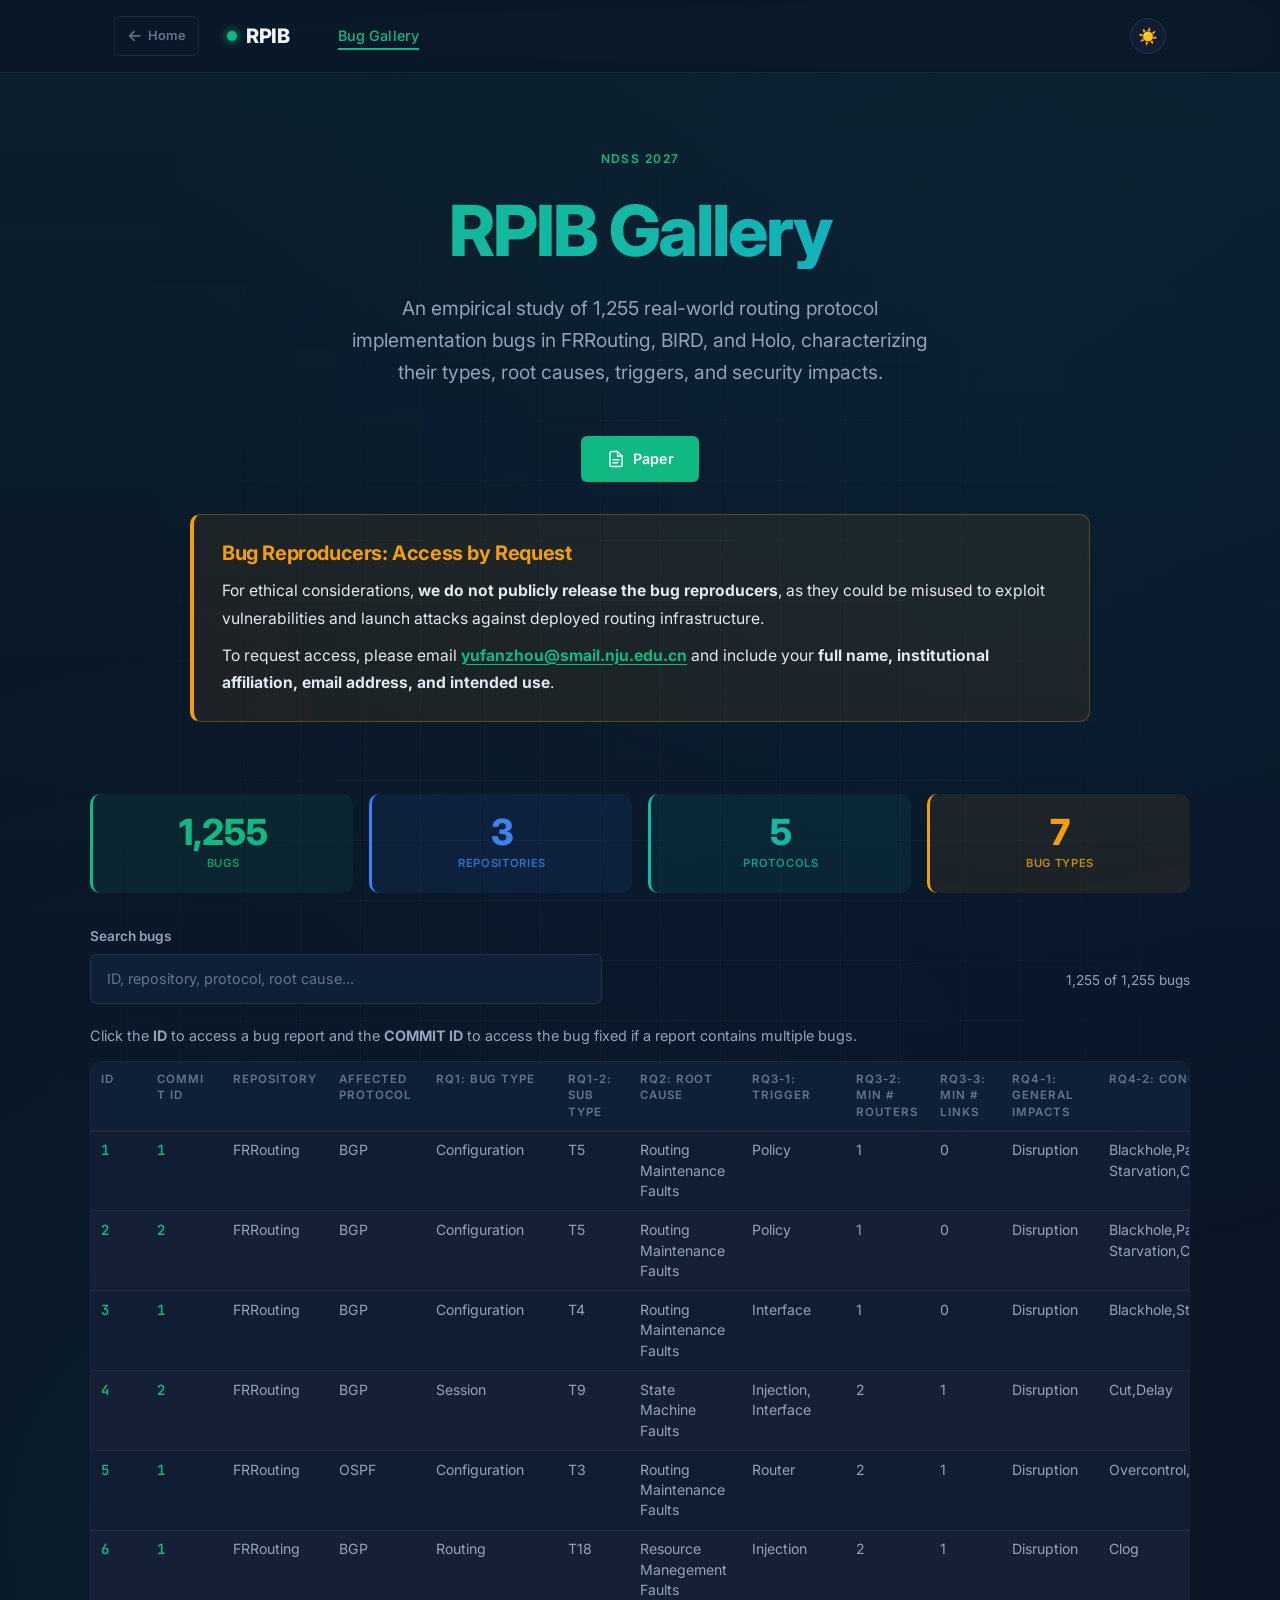
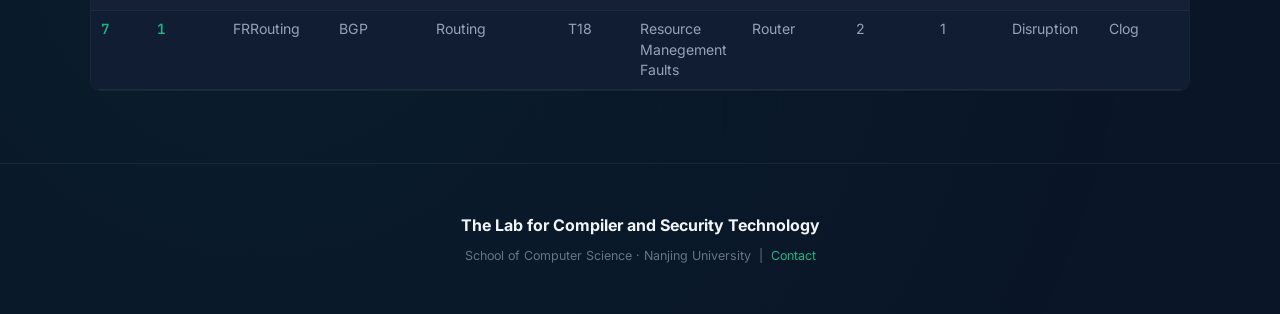
<file: rpib.html>
<!DOCTYPE html>
<html lang="en" class="scroll-smooth">
<head>
  <meta charset="utf-8">
  <script>(function(){var t=localStorage.getItem("cs-lab-theme");if(t==="light")document.documentElement.setAttribute("data-theme","light");})()</script>
  <meta name="description" content="An empirical study of 1,255 real-world routing protocol implementation bugs in FRRouting, BIRD, and Holo, characterizing their types, root causes, triggers, and security impacts.">
  <meta name="viewport" content="width=device-width, initial-scale=1">
  <title>RPIB Gallery</title>

  <link rel="preconnect" href="https://fonts.googleapis.com">
  <link rel="preconnect" href="https://fonts.gstatic.com" crossorigin>
  <link href="https://fonts.googleapis.com/css2?family=Inter:ital,wght@0,300;0,400;0,500;0,600;0,700;0,800;1,400;1,700&family=JetBrains+Mono&display=swap" rel="stylesheet">

  <link rel="stylesheet" href="static/css/index.css">
  <link rel="stylesheet" href="static/css/rpib.css?v=2">
  <script defer src="static/js/index.js"></script>
  <script defer src="static/js/rpib.js?v=2"></script>
</head>
<body data-project="rpib">

<div class="bg-pattern"></div>
<div class="site-content">

<nav class="navbar" role="navigation" aria-label="main navigation">
  <div class="navbar-inner">
    <a id="nav-back" href="index.html" class="nav-back">
      <span class="back-arrow">←</span> Home
    </a>
    <a href="rpib.html" class="navbar-logo">
      <span class="navbar-logo-dot"></span>
      <span id="logo-text">RPIB</span>
    </a>
    <ul id="nav-links" class="navbar-links"></ul>
    <div class="navbar-actions">
      <button id="theme-toggle" class="theme-toggle" aria-label="Toggle theme">
        <span id="theme-toggle-icon">☀️</span>
      </button>
      <button class="navbar-burger" aria-label="menu" aria-expanded="false">
        <span aria-hidden="true"></span><span aria-hidden="true"></span><span aria-hidden="true"></span>
      </button>
    </div>
  </div>
</nav>

<section class="hero">
  <div class="hero-inner">
    <span class="hero-label">NDSS 2027</span>
    <h1 class="hero-title">
      <span class="hero-title-line gradient-text">RPIB Gallery</span>
    </h1>
    <p class="hero-subtitle">An empirical study of 1,255 real-world routing protocol implementation bugs in FRRouting, BIRD, and Holo, characterizing their types, root causes, triggers, and security impacts.</p>
    <div class="flex justify-center gap-2 rpib-paper-links">
      <a href="static/papers/paper-rpib.pdf" class="btn btn-primary" target="_blank" rel="noopener noreferrer">
        <svg viewBox="0 0 24 24" width="18" height="18" fill="none" stroke="currentColor" stroke-width="1.8" stroke-linecap="round" stroke-linejoin="round" aria-hidden="true">
          <path d="M14 2H6a2 2 0 0 0-2 2v16a2 2 0 0 0 2 2h12a2 2 0 0 0 2-2V8z"/>
          <path d="M14 2v6h6M8 13h8M8 17h6"/>
        </svg>
        Paper
      </a>
    </div>
    <aside class="rpib-access-notice" aria-labelledby="reproducer-access-title">
      <h2 id="reproducer-access-title">Bug Reproducers: Access by Request</h2>
      <p>For ethical considerations, <strong>we do not publicly release the bug reproducers</strong>, as they could be misused to exploit vulnerabilities and launch attacks against deployed routing infrastructure.</p>
      <p>To request access, please email <a class="rpib-contact-email" href="mailto:yufanzhou@smail.nju.edu.cn?subject=RPIB%20Reproducer%20Access%20Request">yufanzhou@smail.nju.edu.cn</a> and include your <strong>full name, institutional affiliation, email address, and intended use</strong>.</p>
    </aside>
  </div>
</section>

<section class="section">
  <div class="section-inner">
    <div class="stat-panels">
      <div class="stat-panel panel-fixed"><div class="panel-count" id="bug-count">—</div><div class="panel-label">Bugs</div></div>
      <div class="stat-panel panel-fix-approved"><div class="panel-count" id="repository-count">—</div><div class="panel-label">Repositories</div></div>
      <div class="stat-panel panel-confirmed"><div class="panel-count" id="protocol-count">—</div><div class="panel-label">Protocols</div></div>
      <div class="stat-panel panel-pending"><div class="panel-count" id="bug-type-count">—</div><div class="panel-label">Bug Types</div></div>
    </div>

    <div id="loading-message" class="loading" role="status">Loading bug reports...</div>

    <div id="bug-gallery" hidden>
      <div class="rpib-controls">
        <div class="rpib-search">
          <label for="bug-search">Search bugs</label>
          <input type="search" id="bug-search" placeholder="ID, repository, protocol, root cause...">
        </div>
        <p id="result-count" role="status" aria-live="polite"></p>
      </div>

      <p id="bug-report-hint" class="rpib-table-hint">Click the <strong>ID</strong> to access a bug report and the <strong>COMMIT ID</strong> to access the bug fixed if a report contains multiple bugs.</p>
      <div class="table-wrapper rpib-table-wrapper" tabindex="0" role="region" aria-label="RPIB bug reports; scroll to view all columns and rows" aria-describedby="bug-report-hint">
        <table class="rpib-table" aria-label="RPIB bug reports">
          <thead><tr id="bug-report-headings"></tr></thead>
          <tbody id="bug-report-table"></tbody>
        </table>
      </div>
    </div>
    <noscript><p>Enable JavaScript to view the bug gallery.</p></noscript>
  </div>
</section>

<footer class="footer">
  <div class="footer-brand">The Lab for Compiler and Security Technology</div>
  <div class="footer-copy">
    School of Computer Science · Nanjing University &nbsp;|&nbsp;
    <a href="mailto:qingkaishi@nju.edu.cn">Contact</a>
  </div>
</footer>

</div>
</body>
</html>
</file>
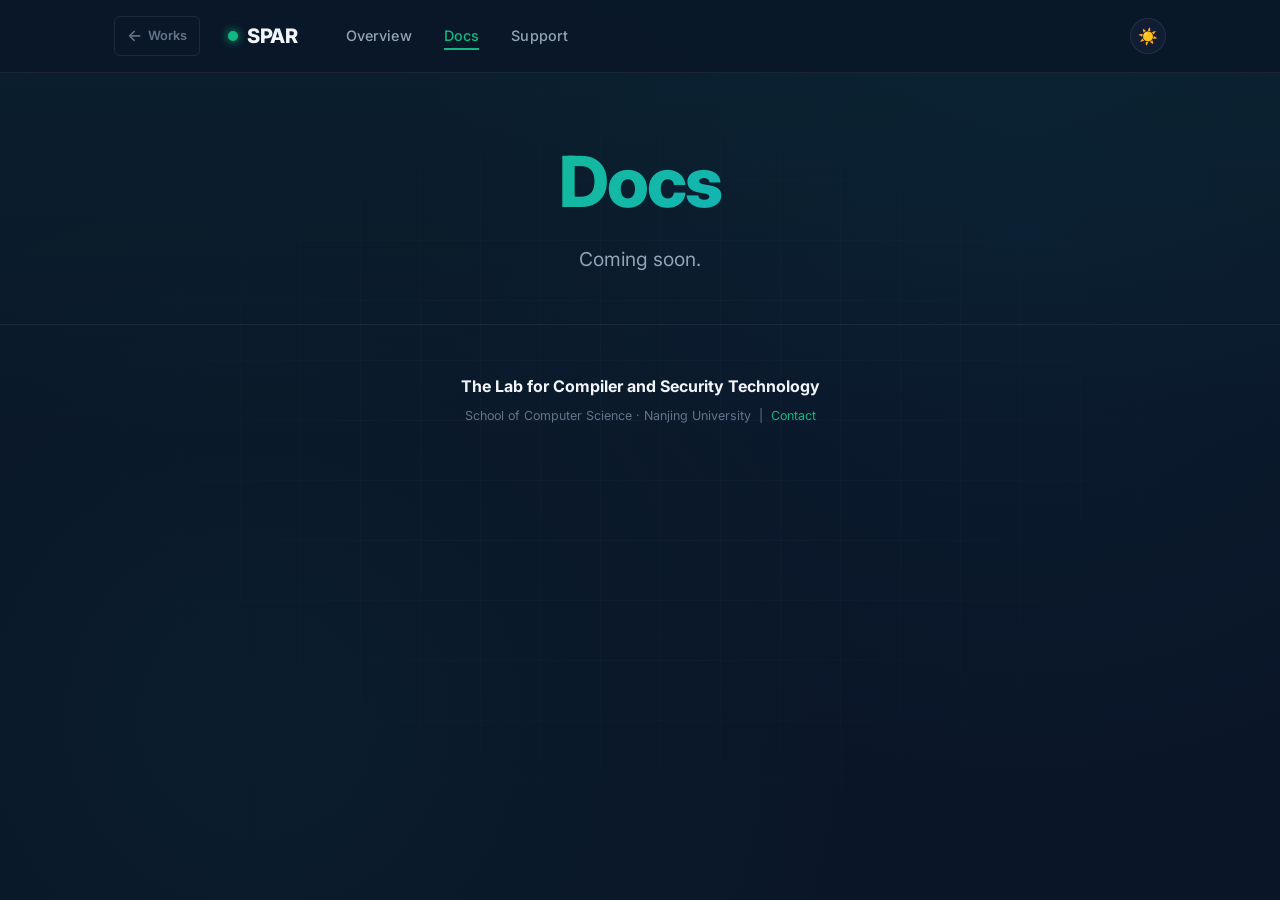
<file: spar-docs.html>
<!DOCTYPE html>
<html lang="en" class="scroll-smooth">
<head>
  <meta charset="utf-8">
  <script>(function(){var t=localStorage.getItem("cs-lab-theme");if(t==="light")document.documentElement.setAttribute("data-theme","light");})()</script>
  <meta name="description" content="SPAR documentation.">
  <meta name="viewport" content="width=device-width, initial-scale=1">
  <title>Docs — SPAR</title>
  <link rel="preconnect" href="https://fonts.googleapis.com">
  <link rel="preconnect" href="https://fonts.gstatic.com" crossorigin>
  <link href="https://fonts.googleapis.com/css2?family=Inter:ital,wght@0,300;0,400;0,500;0,600;0,700;0,800;1,400;1,700&family=JetBrains+Mono&display=swap" rel="stylesheet">
  <link rel="stylesheet" href="static/css/fontawesome.all.min.css">
  <link rel="stylesheet" href="static/css/index.css">
  <link rel="icon" href="static/images/favicon.html">
  <script defer src="static/js/fontawesome.all.min.js"></script>
  <script src="static/js/index.js"></script>
</head>
<body data-project="spar">

<div class="bg-pattern"></div>
<div class="site-content">

<nav class="navbar" role="navigation" aria-label="main navigation">
  <div class="navbar-inner">
    <a id="nav-back" href="works.html" class="nav-back" style="display:none;">
      <span class="back-arrow">←</span> Works
    </a>
    <a href="index.html" class="navbar-logo">
      <span class="navbar-logo-dot"></span>
      <span id="logo-text"></span>
    </a>
    <ul id="nav-links" class="navbar-links"></ul>
    <div class="navbar-actions">
      <button id="theme-toggle" class="theme-toggle" aria-label="Toggle theme">
        <span id="theme-toggle-icon">☀️</span>
      </button>
      <button class="navbar-burger" aria-label="menu" aria-expanded="false">
        <span aria-hidden="true"></span><span aria-hidden="true"></span><span aria-hidden="true"></span>
      </button>
    </div>
  </div>
</nav>

<section class="hero">
  <div class="hero-inner">
    <h1 class="hero-title"><span class="hero-title-line gradient-text">Docs</span></h1>
    <p class="hero-subtitle">Coming soon.</p>
  </div>
</section>

<footer class="footer">
  <div class="footer-brand">The Lab for Compiler and Security Technology</div>
  <div class="footer-copy">School of Computer Science · Nanjing University &nbsp;|&nbsp; <a href="mailto:qingkaishi@nju.edu.cn">Contact</a></div>
</footer>

</div>
</body>
</html>
</file>
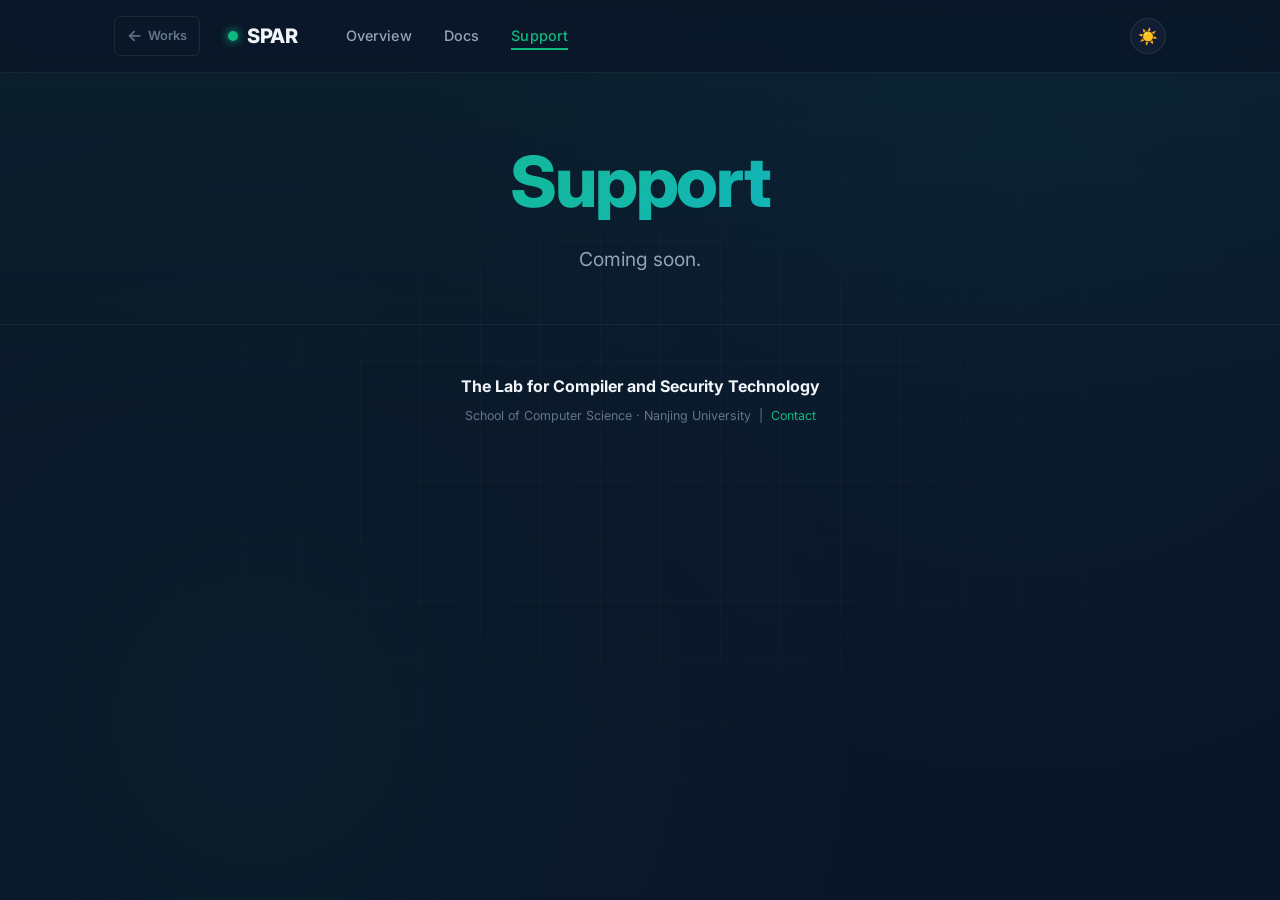
<file: spar-support.html>
<!DOCTYPE html>
<html lang="en" class="scroll-smooth">
<head>
  <meta charset="utf-8">
  <script>(function(){var t=localStorage.getItem("cs-lab-theme");if(t==="light")document.documentElement.setAttribute("data-theme","light");})()</script>
  <meta name="description" content="SPAR support.">
  <meta name="viewport" content="width=device-width, initial-scale=1">
  <title>Support — SPAR</title>
  <link rel="preconnect" href="https://fonts.googleapis.com">
  <link rel="preconnect" href="https://fonts.gstatic.com" crossorigin>
  <link href="https://fonts.googleapis.com/css2?family=Inter:ital,wght@0,300;0,400;0,500;0,600;0,700;0,800;1,400;1,700&family=JetBrains+Mono&display=swap" rel="stylesheet">
  <link rel="stylesheet" href="static/css/fontawesome.all.min.css">
  <link rel="stylesheet" href="static/css/index.css">
  <link rel="icon" href="static/images/favicon.html">
  <script defer src="static/js/fontawesome.all.min.js"></script>
  <script src="static/js/index.js"></script>
</head>
<body data-project="spar">

<div class="bg-pattern"></div>
<div class="site-content">

<nav class="navbar" role="navigation" aria-label="main navigation">
  <div class="navbar-inner">
    <a id="nav-back" href="works.html" class="nav-back" style="display:none;">
      <span class="back-arrow">←</span> Works
    </a>
    <a href="index.html" class="navbar-logo">
      <span class="navbar-logo-dot"></span>
      <span id="logo-text"></span>
    </a>
    <ul id="nav-links" class="navbar-links"></ul>
    <div class="navbar-actions">
      <button id="theme-toggle" class="theme-toggle" aria-label="Toggle theme">
        <span id="theme-toggle-icon">☀️</span>
      </button>
      <button class="navbar-burger" aria-label="menu" aria-expanded="false">
        <span aria-hidden="true"></span><span aria-hidden="true"></span><span aria-hidden="true"></span>
      </button>
    </div>
  </div>
</nav>

<section class="hero">
  <div class="hero-inner">
    <h1 class="hero-title"><span class="hero-title-line gradient-text">Support</span></h1>
    <p class="hero-subtitle">Coming soon.</p>
  </div>
</section>

<footer class="footer">
  <div class="footer-brand">The Lab for Compiler and Security Technology</div>
  <div class="footer-copy">School of Computer Science · Nanjing University &nbsp;|&nbsp; <a href="mailto:qingkaishi@nju.edu.cn">Contact</a></div>
</footer>

</div>
</body>
</html>
</file>
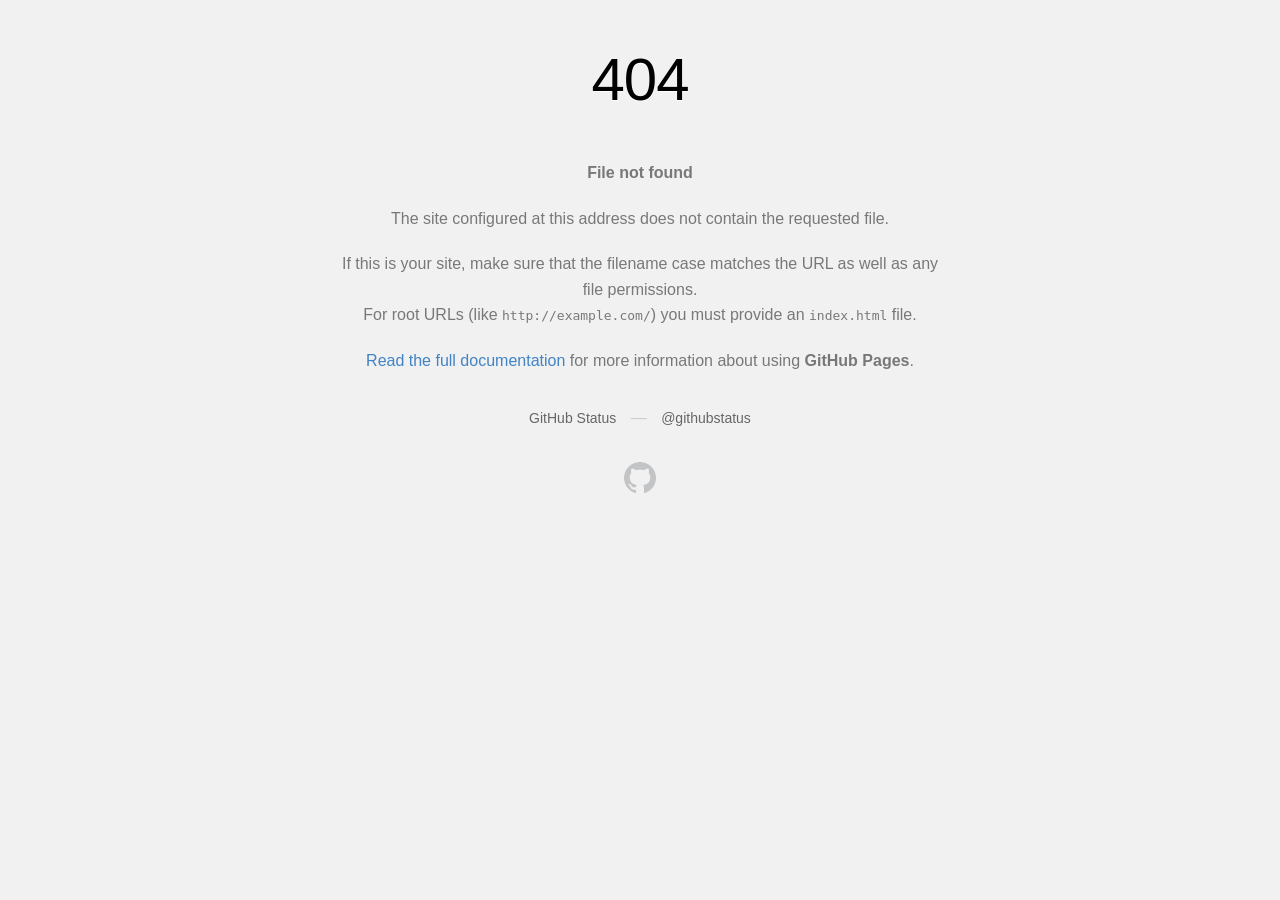
<file: static/webfonts/fa-brands-400.html>
<!DOCTYPE html>
<html>
  <head>
    <meta http-equiv="Content-type" content="text/html; charset=utf-8">
    <meta http-equiv="Content-Security-Policy" content="default-src 'none'; style-src 'unsafe-inline'; img-src data:; connect-src 'self'">
    <title>Page not found &middot; GitHub Pages</title>
    <style type="text/css" media="screen">
      body {
        background-color: #f1f1f1;
        margin: 0;
        font-family: "Helvetica Neue", Helvetica, Arial, sans-serif;
      }

      .container { margin: 50px auto 40px auto; width: 600px; text-align: center; }

      a { color: #4183c4; text-decoration: none; }
      a:hover { text-decoration: underline; }

      h1 { width: 800px; position:relative; left: -100px; letter-spacing: -1px; line-height: 60px; font-size: 60px; font-weight: 100; margin: 0px 0 50px 0; text-shadow: 0 1px 0 #fff; }
      p { color: rgba(0, 0, 0, 0.5); margin: 20px 0; line-height: 1.6; }

      ul { list-style: none; margin: 25px 0; padding: 0; }
      li { display: table-cell; font-weight: bold; width: 1%; }

      .logo { display: inline-block; margin-top: 35px; }
      .logo-img-2x { display: none; }
      @media
      only screen and (-webkit-min-device-pixel-ratio: 2),
      only screen and (   min--moz-device-pixel-ratio: 2),
      only screen and (     -o-min-device-pixel-ratio: 2/1),
      only screen and (        min-device-pixel-ratio: 2),
      only screen and (                min-resolution: 192dpi),
      only screen and (                min-resolution: 2dppx) {
        .logo-img-1x { display: none; }
        .logo-img-2x { display: inline-block; }
      }

      #suggestions {
        margin-top: 35px;
        color: #ccc;
      }
      #suggestions a {
        color: #666666;
        font-weight: 200;
        font-size: 14px;
        margin: 0 10px;
      }

    </style>
  </head>
  <body>

    <div class="container">

      <h1>404</h1>
      <p><strong>File not found</strong></p>

      <p>
        The site configured at this address does not
        contain the requested file.
      </p>

      <p>
        If this is your site, make sure that the filename case matches the URL
        as well as any file permissions.<br>
        For root URLs (like <code>http://example.com/</code>) you must provide an
        <code>index.html</code> file.
      </p>

      <p>
        <a href="https://help.github.com/pages/">Read the full documentation</a>
        for more information about using <strong>GitHub Pages</strong>.
      </p>

      <div id="suggestions">
        <a href="https://githubstatus.com">GitHub Status</a> &mdash;
        <a href="https://twitter.com/githubstatus">@githubstatus</a>
      </div>

      <a href="/" class="logo logo-img-1x">
        <img width="32" height="32" title="" alt="" src="[data-uri]">
      </a>

      <a href="/" class="logo logo-img-2x">
        <img width="32" height="32" title="" alt="" src="[data-uri]">
      </a>
    </div>
  </body>
</html>
</file>
<file: static/css/index.css>
/* ============================================================
   ToDiff — Design System  v2
   "Network Flow" palette — dark default + light toggle
   ============================================================ */

/* ── Dark Theme (default) ─────────────────────────────── */
:root {
  /* Background */
  --bg-primary: #0a1628;
  --bg-secondary: #0f1f36;
  --bg-card: #111d33;
  --bg-card-hover: #162544;
  --bg-input: #0f1f36;

  /* Text */
  --text-primary: #e2e8f0;
  --text-secondary: #94a3b8;
  --text-muted: #64748b;
  --text-heading: #f1f5f9;

  /* Borders */
  --border-subtle: rgba(255,255,255,0.06);
  --border-card: rgba(255,255,255,0.08);
  --border-hover: rgba(16,185,129,0.35);
  --border-active: rgba(16,185,129,0.55);

  /* Accent — emerald → teal → sky  ("network flow") */
  --accent-1: #10b981;   /* emerald */
  --accent-2: #14b8a6;   /* teal    */
  --accent-3: #0ea5e9;   /* sky     */
  --accent-green: #10b981;
  --accent-amber: #f59e0b;
  --accent-red: #ef4444;

  /* Gradients */
  --gradient-accent: linear-gradient(135deg, #10b981 0%, #14b8a6 50%, #0ea5e9 100%);
  --gradient-subtle: linear-gradient(180deg, rgba(16,185,129,0.06) 0%, transparent 50%);

  /* Navbar */
  --navbar-bg: rgba(10,22,40,0.82);
  --navbar-border: rgba(255,255,255,0.06);

  /* Cards */
  --card-shadow: 0 4px 24px rgba(0,0,0,0.3);
  --card-shadow-hover: 0 8px 32px rgba(0,0,0,0.45);
  --card-accent-width: 3px;

  /* Table */
  --table-header-bg: #0f1f36;
  --table-row-bg: #111d33;
  --table-row-alt: #152037;
  --table-row-hover: rgba(16,185,129,0.06);
  --table-border: rgba(255,255,255,0.06);

  /* Shadows */
  --shadow-sm: 0 2px 8px rgba(0,0,0,0.2);
  --shadow-md: 0 8px 24px rgba(0,0,0,0.3);
  --shadow-lg: 0 16px 40px rgba(0,0,0,0.4);

  /* Code */
  --bg-code: #0f1f36;
  --border-code: rgba(255,255,255,0.1);

  /* Radius */
  --radius-sm: 6px;
  --radius-md: 10px;
  --radius-lg: 16px;
  --radius-xl: 20px;

  /* Transitions */
  --transition-fast: 0.15s ease;
  --transition-normal: 0.25s ease;
  --transition-slow: 0.4s ease;

  /* Bug status */
  --color-fixed: #10b981;
  --color-fix-approved: #3b82f6;
  --color-confirmed: #14b8a6;
  --color-pending: #f59e0b;
}

/* ── Light Theme ──────────────────────────────────────── */
[data-theme="light"] {
  --bg-primary: #fafbfc;
  --bg-secondary: #f1f5f9;
  --bg-card: #ffffff;
  --bg-card-hover: #f8fafc;
  --bg-input: #ffffff;

  --text-primary: #1e293b;
  --text-secondary: #475569;
  --text-muted: #94a3b8;
  --text-heading: #0f172a;

  --border-subtle: rgba(0,0,0,0.06);
  --border-card: rgba(0,0,0,0.08);
  --border-hover: rgba(16,185,129,0.4);
  --border-active: rgba(16,185,129,0.6);

  --accent-1: #059669;
  --accent-2: #0d9488;
  --accent-3: #0284c7;
  --accent-green: #059669;
  --accent-amber: #d97706;
  --accent-red: #dc2626;

  --gradient-accent: linear-gradient(135deg, #059669 0%, #0d9488 50%, #0284c7 100%);
  --gradient-subtle: linear-gradient(180deg, rgba(5,150,105,0.04) 0%, transparent 50%);

  --navbar-bg: rgba(250,251,252,0.82);
  --navbar-border: rgba(0,0,0,0.06);

  --card-shadow: 0 2px 16px rgba(0,0,0,0.06);
  --card-shadow-hover: 0 4px 24px rgba(0,0,0,0.1);

  --table-header-bg: #f1f5f9;
  --table-row-bg: #ffffff;
  --table-row-alt: #f8fafc;
  --table-row-hover: rgba(16,185,129,0.04);
  --table-border: rgba(0,0,0,0.06);

  --shadow-sm: 0 1px 4px rgba(0,0,0,0.04);
  --shadow-md: 0 4px 16px rgba(0,0,0,0.06);
  --shadow-lg: 0 8px 30px rgba(0,0,0,0.08);

  --bg-code: #f1f5f9;
  --border-code: rgba(0,0,0,0.1);

  --color-fixed: #059669;
  --color-fix-approved: #2563eb;
  --color-confirmed: #0d9488;
  --color-pending: #d97706;
}

/* ── Reset & Base ─────────────────────────────────────── */
*, *::before, *::after { box-sizing: border-box; }
html { scroll-behavior: smooth; }
html.home-page { overflow-x: hidden; }

body {
  font-family: 'Inter', 'Noto Sans', sans-serif;
  background: var(--bg-primary);
  color: var(--text-primary);
  margin: 0;
  padding: 0;
  line-height: 1.7;
  transition: background var(--transition-slow), color var(--transition-slow);
  -webkit-font-smoothing: antialiased;
  -moz-osx-font-smoothing: grayscale;
  min-height: 100vh;
  display: flex;
  flex-direction: column;
}

/* ── Background layer ─────────────────────────────────── */
.bg-pattern {
  position: fixed;
  inset: 0;
  pointer-events: none;
  z-index: 0;
  background:
    var(--gradient-subtle),
    radial-gradient(circle at 20% 80%, rgba(16,185,129,0.04) 0%, transparent 50%),
    radial-gradient(circle at 80% 20%, rgba(14,165,233,0.04) 0%, transparent 50%);
}

.bg-pattern::after {
  content: '';
  position: absolute;
  inset: 0;
  background-image:
    linear-gradient(rgba(255,255,255,0.02) 1px, transparent 1px),
    linear-gradient(90deg, rgba(255,255,255,0.02) 1px, transparent 1px);
  background-size: 60px 60px;
  mask-image: radial-gradient(ellipse at center, black 30%, transparent 70%);
  -webkit-mask-image: radial-gradient(ellipse at center, black 30%, transparent 70%);
}

[data-theme="light"] .bg-pattern::after {
  background-image:
    linear-gradient(rgba(0,0,0,0.03) 1px, transparent 1px),
    linear-gradient(90deg, rgba(0,0,0,0.03) 1px, transparent 1px);
}

.site-content {
  position: relative;
  z-index: 1;
  flex: 1;
}

/* ── Typography ───────────────────────────────────────── */
.mono { font-family: 'JetBrains Mono', monospace; }

.gradient-text {
  background: var(--gradient-accent);
  -webkit-background-clip: text;
  -webkit-text-fill-color: transparent;
  background-clip: text;
}

h1, h2, h3, h4, h5, h6 {
  color: var(--text-heading);
  font-weight: 700;
  letter-spacing: -0.02em;
  line-height: 1.25;
}

a {
  color: var(--accent-1);
  text-decoration: none;
  transition: color var(--transition-fast);
}
a:hover { color: var(--accent-2); }

/* ── Navbar ───────────────────────────────────────────── */
.navbar {
  position: fixed;
  top: 0; left: 0; width: 100%;
  z-index: 100;
  background: var(--navbar-bg);
  backdrop-filter: blur(16px);
  -webkit-backdrop-filter: blur(16px);
  border-bottom: 1px solid var(--navbar-border);
  transition: background var(--transition-slow), border var(--transition-slow);
}

.navbar-inner {
  max-width: 1100px;
  margin: 0 auto;
  padding: 0 1.5rem;
  height: 4.5rem;
  display: flex;
  align-items: center;
  justify-content: flex-start;
}

/* Logo — simple text + dot */
.navbar-logo {
  display: flex;
  align-items: center;
  gap: 0.6rem;
  flex-shrink: 0;
  text-decoration: none;
  font-weight: 800;
  font-size: 1.25rem;
  color: var(--text-heading);
  letter-spacing: -0.02em;
  margin-right: 3rem;
}

.navbar-logo-dot {
  width: 10px;
  height: 10px;
  border-radius: 50%;
  background: var(--accent-1);
  box-shadow: 0 0 10px var(--accent-1);
  flex-shrink: 0;
}

/* Nav links (shared by lab + project lists) */
.navbar-links {
  display: flex;
  align-items: center;
  gap: 2rem;
  list-style: none;
  margin: 0;
  padding: 0;
}

.navbar-links a {
  color: var(--text-secondary);
  font-size: 0.9rem;
  font-weight: 500;
  letter-spacing: 0.01em;
  text-decoration: none;
  padding: 0.25rem 0;
  border-bottom: 2px solid transparent;
  transition: color var(--transition-fast), border-color var(--transition-fast);
}

.navbar-links a:hover,
.navbar-links a.active {
  color: var(--accent-1);
}
.navbar-links a.active {
  border-bottom-color: var(--accent-1);
}

/* ── Back button (project context) ───────────────────── */
.nav-back {
  display: flex;
  align-items: center;
  gap: 0.35rem;
  color: var(--text-muted);
  font-size: 0.8rem;
  font-weight: 600;
  text-decoration: none;
  flex-shrink: 0;
  transition: color var(--transition-fast);
  padding: 0.35rem 0.75rem;
  border-radius: var(--radius-sm);
  margin-right: 1.75rem;
  border: 1px solid var(--border-card);
}
.nav-back:hover {
  color: var(--accent-1);
  background: var(--bg-card);
  border-color: var(--accent-1);
}
.nav-back .back-arrow { font-size: 1rem; }

/* Navbar actions */
.navbar-actions {
  display: flex;
  align-items: center;
  gap: 1rem;
  flex-shrink: 0;
  margin-left: auto;
}

/* Paper button — solid accent, no shimmer */
.btn-paper {
  padding: 0.5rem 1.25rem;
  background: var(--accent-1);
  color: #fff !important;
  font-size: 0.85rem;
  font-weight: 600;
  border-radius: var(--radius-sm);
  text-decoration: none;
  transition: all var(--transition-normal);
}
.btn-paper:hover {
  background: var(--accent-2);
  box-shadow: 0 0 16px rgba(16,185,129,0.3);
  transform: translateY(-1px);
}

/* Theme toggle — compact icon button */
.theme-toggle {
  display: flex;
  align-items: center;
  justify-content: center;
  width: 2.25rem;
  height: 2.25rem;
  border-radius: 50%;
  border: 1px solid var(--border-card);
  background: var(--bg-card);
  cursor: pointer;
  font-size: 1rem;
  transition: all var(--transition-normal);
  color: var(--text-primary);
  padding: 0;
}
.theme-toggle:hover {
  border-color: var(--accent-1);
  background: var(--bg-card-hover);
}

/* Mobile burger */
.navbar-burger {
  display: none;
  background: none;
  border: none;
  cursor: pointer;
  padding: 0.5rem;
  flex-direction: column;
  gap: 5px;
}
.navbar-burger span {
  display: block;
  width: 22px;
  height: 2px;
  background: var(--text-primary);
  border-radius: 1px;
  transition: all var(--transition-normal);
}
.navbar-burger.is-active span:nth-child(1) { transform: rotate(45deg) translate(5px,5px); }
.navbar-burger.is-active span:nth-child(2) { opacity: 0; }
.navbar-burger.is-active span:nth-child(3) { transform: rotate(-45deg) translate(5px,-5px); }

/* ── Hero ─────────────────────────────────────────────── */
.hero {
  position: relative;
  padding: 9rem 0 0rem;
  overflow: hidden;
}
.hero-inner {
  max-width: 1100px;
  margin: 0 auto;
  padding: 0 1.5rem;
  position: relative;
  z-index: 1;
  text-align: center;
}

.hero-label {
  display: inline-block;
  font-size: 0.75rem;
  font-weight: 600;
  letter-spacing: 0.12em;
  text-transform: uppercase;
  color: var(--accent-1);
  margin-bottom: 1.5rem;
}

.hero-title {
  font-size: clamp(2.5rem, 5.5vw, 4.5rem);
  font-weight: 800;
  letter-spacing: -0.03em;
  line-height: 1.08;
  margin: 0 0 1.5rem;
}
.hero-title-line {
  display: block;
  color: var(--text-heading);
}

.hero-subtitle {
  font-size: clamp(1rem, 1.8vw, 1.2rem);
  color: var(--text-secondary);
  max-width: 600px;
  margin: 0 auto 3rem;
  line-height: 1.65;
}

/* ── Stat bar (horizontal) ────────────────────────────── */
.stats-bar {
  display: flex;
  flex-wrap: wrap;
  justify-content: center;
  gap: 0;
  max-width: 800px;
  margin: 0 auto 2rem;
  border: 1px solid var(--border-card);
  border-radius: var(--radius-lg);
  overflow: hidden;
  background: var(--bg-card);
}
.stat-item {
  flex: 1 1 160px;
  text-align: center;
  padding: 1.5rem 1.25rem;
  position: relative;
}
.stat-item + .stat-item {
  border-left: 1px solid var(--border-card);
}
.stat-value {
  font-size: 2.25rem;
  font-weight: 800;
  letter-spacing: -0.02em;
  line-height: 1;
  margin-bottom: 0.35rem;
}
.stat-value.c1 { color: var(--accent-1); }
.stat-value.c2 { color: var(--accent-2); }
.stat-value.c3 { color: var(--accent-3); }
.stat-label {
  font-size: 0.7rem;
  font-weight: 600;
  letter-spacing: 0.06em;
  text-transform: uppercase;
  color: var(--text-muted);
}

/* ── Sections ─────────────────────────────────────────── */
.section {
  position: relative;
  padding: 4.5rem 1.5rem;
  z-index: 1;
}
.section-inner {
  max-width: 1100px;
  margin: 0 auto;
}
.section-title {
  font-size: 1.75rem;
  font-weight: 700;
  letter-spacing: -0.02em;
  margin: 0 0 2rem;
  text-align: center;
}

/* ── Cards — solid, left accent stripe ────────────────── */
.card {
  background: var(--bg-card);
  border: 1px solid var(--border-card);
  border-left: var(--card-accent-width) solid var(--accent-1);
  border-radius: var(--radius-md);
  padding: 1.75rem 2rem;
  transition: all var(--transition-normal);
  box-shadow: var(--shadow-sm);
}
.card:hover {
  border-left-color: var(--accent-2);
  box-shadow: var(--shadow-md);
}
.card.flat {
  border-left-width: 1px;
  border-left-color: var(--border-card);
}

/* ── Tables ───────────────────────────────────────────── */
.table-wrapper {
  overflow-x: auto;
  border-radius: var(--radius-md);
  border: 1px solid var(--table-border);
}
table {
  width: 100%;
  border-collapse: collapse;
  font-size: 0.88rem;
}
table thead th {
  background: var(--table-header-bg);
  color: var(--text-muted);
  font-weight: 600;
  font-size: 0.72rem;
  letter-spacing: 0.08em;
  text-transform: uppercase;
  padding: 0.85rem 1.25rem;
  text-align: left;
  border-bottom: 2px solid var(--table-border);
}
table tbody td {
  padding: 0.75rem 1.25rem;
  border-bottom: 1px solid var(--table-border);
  color: var(--text-secondary);
}
table tbody tr { background: var(--table-row-bg); }
table tbody tr:nth-child(even) { background: var(--table-row-alt); }
table tbody tr:hover { background: var(--table-row-hover); }
table tbody td a {
  color: var(--accent-1);
  font-weight: 600;
}
table tbody td a:hover { color: var(--accent-2); }

/* ── Status badges ────────────────────────────────────── */
.status-badge {
  display: inline-block;
  padding: 0.2rem 0.65rem;
  border-radius: 999px;
  font-size: 0.72rem;
  font-weight: 600;
}
.badge-fixed      { background: rgba(16,185,129,0.15); color: var(--color-fixed); }
.badge-approved   { background: rgba(59,130,246,0.15); color: var(--color-fix-approved); }
.badge-confirmed  { background: rgba(20,184,166,0.15); color: var(--color-confirmed); }
.badge-pending    { background: rgba(245,158,11,0.15); color: var(--color-pending); }

/* ── Stat panels (bugreports) ─────────────────────────── */
.stat-panels {
  display: grid;
  grid-template-columns: repeat(auto-fit, minmax(180px, 1fr));
  gap: 1rem;
  margin-bottom: 2rem;
}
.stat-panel {
  padding: 1.25rem;
  border-radius: var(--radius-md);
  text-align: center;
  border-left: var(--card-accent-width) solid transparent;
}
.panel-fixed       { background: rgba(16,185,129,0.08); border-left-color: var(--accent-1); color: var(--color-fixed); }
.panel-fix-approved{ background: rgba(59,130,246,0.08); border-left-color: #3b82f6; color: var(--color-fix-approved); }
.panel-confirmed   { background: rgba(20,184,166,0.08); border-left-color: var(--accent-2); color: var(--color-confirmed); }
.panel-pending     { background: rgba(245,158,11,0.08); border-left-color: var(--accent-amber); color: var(--color-pending); }

.stat-panel .panel-count { font-size: 2.25rem; font-weight: 800; line-height: 1; margin-bottom: 0.25rem; }
.stat-panel .panel-label { font-size: 0.7rem; font-weight: 600; letter-spacing: 0.06em; text-transform: uppercase; opacity: 0.8; }

/* ── Buttons ──────────────────────────────────────────── */
.btn {
  display: inline-flex;
  align-items: center;
  gap: 0.5rem;
  padding: 0.65rem 1.6rem;
  border-radius: var(--radius-sm);
  font-weight: 600;
  font-size: 0.9rem;
  text-decoration: none;
  transition: all var(--transition-normal);
  cursor: pointer;
  border: none;
}
.btn-primary {
  background: var(--accent-1);
  color: #fff;
}
.btn-primary:hover {
  background: var(--accent-2);
  box-shadow: 0 0 16px rgba(16,185,129,0.3);
  transform: translateY(-1px);
  color: #fff;
}
.btn-outline {
  background: transparent;
  border: 1px solid var(--border-card);
  color: var(--text-primary);
}
.btn-outline:hover {
  border-color: var(--accent-1);
  color: var(--accent-1);
  transform: translateY(-1px);
}

/* ── FAQ ──────────────────────────────────────────────── */
.faq-item {
  border-bottom: 1px solid var(--border-subtle);
}
.faq-question {
  cursor: pointer;
  font-weight: 600;
  padding: 1rem 0;
  display: flex;
  align-items: center;
  gap: 0.75rem;
  color: var(--text-primary);
  transition: color var(--transition-fast);
  user-select: none;
}
.faq-question:hover { color: var(--accent-1); }
.faq-question .faq-icon {
  color: var(--accent-1);
  font-size: 0.85rem;
  flex-shrink: 0;
  transition: transform var(--transition-normal);
}
.faq-question.open .faq-icon { transform: rotate(90deg); }
.faq-answer {
  padding: 0 0 1rem 2.25rem;
  color: var(--text-secondary);
  line-height: 1.6;
}

/* ── Video ────────────────────────────────────────────── */
.video-card {
  border-radius: var(--radius-md);
  overflow: hidden;
  border: 2px solid var(--border-card);
  transition: border-color var(--transition-normal);
  background: #000;
}
.video-card:hover { border-color: var(--accent-1); }
.video-card video { width: 100%; display: block; }

/* ── Maintainer cards ─────────────────────────────────── */
.maintainer-grid {
  display: grid;
  grid-template-columns: repeat(3, 1fr);
  gap: 1.25rem;
  max-width: 900px;
  margin: 0 auto;
}
.maintainer-card {
  display: flex;
  flex-direction: column;
  align-items: center;
  text-align: center;
  gap: 0.75rem;
  padding: 1.5rem;
}
.maintainer-avatar {
  width: 4.5rem;
  height: 4.5rem;
  border-radius: 50%;
  object-fit: cover;
  border: 3px solid var(--border-card);
  flex-shrink: 0;
}
.maintainer-info p { margin: 0.15rem 0; color: var(--text-secondary); font-size: 0.88rem; }
.maintainer-info strong { color: var(--text-heading); font-size: 1rem; }
.maintainer-info a { color: var(--accent-1); }

@media screen and (max-width: 768px) {
  .maintainer-grid { grid-template-columns: repeat(2, 1fr); }
}
@media screen and (max-width: 500px) {
  .maintainer-grid { grid-template-columns: 1fr; max-width: 320px; }
}

/* ── Footer ───────────────────────────────────────────── */
.footer {
  position: relative;
  z-index: 1;
  padding: 3rem 1.5rem;
  border-top: 1px solid var(--border-subtle);
  text-align: center;
}
.footer-brand {
  font-weight: 700;
  color: var(--text-heading);
  margin-bottom: 0.35rem;
}
.footer-copy {
  font-size: 0.78rem;
  color: var(--text-muted);
}
.footer-copy a { color: var(--accent-1); }

/* ── Loading ──────────────────────────────────────────── */
.loading {
  text-align: center;
  font-size: 1rem;
  padding: 2.5rem;
  color: var(--text-muted);
}

/* ── News list ────────────────────────────────────────── */
.news-list { list-style: none; padding: 0; margin: 0; }
.news-item {
  display: flex;
  align-items: flex-start;
  gap: 0.6rem;
  padding: 0.7rem 0;
  border-bottom: 1px solid var(--border-subtle);
}
.news-item:last-child { border-bottom: none; }
.news-icon { font-size: 1.1rem; flex-shrink: 0; }
.news-date { font-weight: 600; color: var(--accent-1); margin-right: 0.4rem; }

/* ── Page Transition Overlay (clean fade) ─────────────── */
#pt-overlay {
  position: fixed;
  inset: 0;
  z-index: 9999;
  background: var(--bg-primary);
  opacity: 0;
  pointer-events: none;
  transition: opacity 0.2s ease;
}
#pt-overlay.active {
  opacity: 1;
  pointer-events: all;
}

/* ── Scroll Reveal ───────────────────────────────────── */
.reveal {
  opacity: 0;
  transform: translateY(24px);
  transition: opacity 0.6s ease, transform 0.6s ease;
}
.reveal.visible {
  opacity: 1;
  transform: translateY(0);
}

/* ── Page Load Fade ──────────────────────────────────── */
body {
  animation: pageIn 0.5s ease both;
}
@keyframes pageIn {
  from { opacity: 0; transform: translateY(8px); }
  to   { opacity: 1; transform: translateY(0); }
}

/* ── Project cards ───────────────────────────────────── */
.project-grid {
  display: grid;
  grid-template-columns: repeat(auto-fit, minmax(min(300px, 100%), 1fr));
  gap: 1.5rem;
}
.project-card {
  background: var(--bg-card);
  border: 1px solid var(--border-card);
  border-radius: var(--radius-lg);
  overflow: hidden;
  transition: all var(--transition-normal);
  box-shadow: var(--shadow-sm);
  text-decoration: none;
  display: block;
  color: inherit;
}
.project-card:hover {
  transform: translateY(-4px);
  box-shadow: var(--shadow-lg);
  border-color: var(--accent-1);
}
.project-card-image {
  height: 160px;
  background: var(--gradient-accent);
  display: flex;
  align-items: center;
  justify-content: center;
  font-size: 3rem;
}
.project-card-body {
  padding: 1.5rem;
}
.project-card-body h3 {
  margin: 0 0 0.5rem;
  font-size: 1.2rem;
  color: var(--text-heading);
}
.project-card-body p {
  margin: 0;
  font-size: 0.9rem;
  color: var(--text-secondary);
  line-height: 1.5;
}
.project-card-tag {
  display: inline-block;
  padding: 0.2rem 0.6rem;
  border-radius: 999px;
  font-size: 0.7rem;
  font-weight: 600;
  background: rgba(16,185,129,0.12);
  color: var(--accent-1);
  margin-top: 0.75rem;
}

/* ── Lab intro two-col ───────────────────────────────── */
.split-grid {
  display: grid;
  grid-template-columns: 1fr 1fr;
  gap: 2rem;
  align-items: center;
}
@media screen and (max-width: 768px) {
  .split-grid { grid-template-columns: 1fr; }
}

/* ── Feature grid ────────────────────────────────────── */
.feature-grid {
  display: flex;
  flex-wrap: wrap;
  justify-content: center;
  gap: 1.25rem;
}
.feature-grid .card {
  flex: 0 1 320px;
  min-width: 260px;
}
.feature-grid .card {
  text-align: center;
  padding: 1.5rem 1.25rem;
  border-left-width: 1px;
  border-left-color: var(--border-card);
  border-top: 3px solid var(--accent-1);
}
.feature-grid .card:nth-child(2) { border-top-color: var(--accent-2); }
.feature-grid .card:nth-child(3) { border-top-color: var(--accent-3); }
.feature-grid .card:nth-child(4) { border-top-color: var(--accent-1); }
.feature-grid .card:nth-child(5) { border-top-color: var(--accent-2); }
.feature-icon {
  font-size: 1.75rem;
  margin-bottom: 0.5rem;
}
.feature-grid h4 {
  margin: 0 0 0.4rem;
  font-size: 1rem;
}
.feature-grid p {
  margin: 0;
  color: var(--text-secondary);
  font-size: 0.88rem;
  line-height: 1.5;
}
.feature-video {
  flex: 0 1 480px;
  min-width: 300px;
}
.feature-video video {
  width: 100%;
  display: block;
  border-radius: var(--radius-md);
}

/* ── Utilities ────────────────────────────────────────── */
.text-center { text-align: center; }
.mt-1 { margin-top: 0.5rem; }  .mt-2 { margin-top: 1rem; }
.mt-3 { margin-top: 1.5rem; }  .mt-4 { margin-top: 2rem; }
.mb-1 { margin-bottom: 0.5rem; } .mb-2 { margin-bottom: 1rem; }
.mb-3 { margin-bottom: 1.5rem; } .mb-4 { margin-bottom: 2rem; }
.flex { display: flex; }  .flex-wrap { flex-wrap: wrap; }
.gap-1 { gap: 0.5rem; }  .gap-2 { gap: 1rem; }  .gap-3 { gap: 1.5rem; }
.items-center { align-items: center; }
.justify-center { justify-content: center; }
.hidden { display: none; }

/* ── Responsive ───────────────────────────────────────── */
@media screen and (max-width: 1023px) {
  .navbar-links {
    display: none;
    position: absolute;
    top: 4.5rem; left: 0; width: 100%;
    flex-direction: column;
    background: var(--navbar-bg);
    backdrop-filter: blur(16px);
    border-bottom: 1px solid var(--navbar-border);
    padding: 1.5rem;
    gap: 1rem;
  }
  .navbar-links.is-active { display: flex; }
  .navbar-burger { display: flex; }
  .btn-paper { display: none; }

  .hero { padding: 7rem 0 3.5rem; }
  .hero-title { font-size: clamp(2rem, 8vw, 3rem); }

  .stats-bar { flex-direction: column; }
  .stat-item + .stat-item { border-left: none; border-top: 1px solid var(--border-card); }

  .section { padding: 3rem 1rem; }
  .section-title { font-size: 1.4rem; }
  .maintainer-grid { grid-template-columns: 1fr; }
}

@media screen and (max-width: 640px) {
  .navbar-inner { padding: 0 1rem; height: 4rem; }
  .navbar-links { top: 4rem; }
  .hero { padding: 6rem 0 2.5rem; }
  .hero-title { font-size: 1.75rem; }
  .stat-value { font-size: 1.75rem; }
  .stat-item { padding: 1rem; }
  .card { padding: 1.25rem; }
  .stat-panels { grid-template-columns: 1fr 1fr; }
}
</file>
<file: static/css/rpib.css>
html {
  color-scheme: dark;
}

html[data-theme="light"] {
  color-scheme: light;
}

html,
.rpib-table-wrapper {
  scrollbar-width: thin;
  scrollbar-color: var(--text-muted) var(--bg-secondary);
}

html::-webkit-scrollbar,
.rpib-table-wrapper::-webkit-scrollbar {
  width: 10px;
  height: 10px;
}

html::-webkit-scrollbar-track,
html::-webkit-scrollbar-corner,
.rpib-table-wrapper::-webkit-scrollbar-track,
.rpib-table-wrapper::-webkit-scrollbar-corner {
  background: var(--bg-secondary);
}

html::-webkit-scrollbar-thumb,
.rpib-table-wrapper::-webkit-scrollbar-thumb {
  background: var(--text-muted);
  border: 2px solid var(--bg-secondary);
  border-radius: 999px;
}

html::-webkit-scrollbar-thumb:hover,
.rpib-table-wrapper::-webkit-scrollbar-thumb:hover {
  background: var(--text-secondary);
}

.rpib-paper-links {
  margin-bottom: 2rem;
}

.rpib-access-notice {
  max-width: 900px;
  margin: 0 auto;
  padding: 1.5rem 1.75rem;
  border: 1px solid rgba(245, 158, 11, 0.3);
  border-left: 4px solid var(--accent-amber);
  border-radius: var(--radius-md);
  background: rgba(245, 158, 11, 0.08);
  text-align: left;
}

.rpib-access-notice h2 {
  margin: 0 0 0.65rem;
  color: var(--accent-amber);
  font-size: clamp(1.05rem, 2vw, 1.25rem);
  line-height: 1.4;
}

.rpib-access-notice p {
  margin: 0.6rem 0 0;
  color: var(--text-primary);
  font-size: 0.98rem;
  line-height: 1.75;
}

.rpib-contact-email {
  color: var(--accent-1);
  font-weight: 700;
  overflow-wrap: anywhere;
}

a.rpib-contact-email {
  text-decoration: underline;
  text-underline-offset: 0.2em;
}

.rpib-controls {
  display: flex;
  flex-wrap: wrap;
  align-items: flex-end;
  justify-content: space-between;
  gap: 1rem;
  margin-bottom: 1.25rem;
}

.rpib-search {
  flex: 1;
  max-width: 32rem;
  min-width: 0;
}

.rpib-search label {
  display: block;
  margin-bottom: 0.4rem;
  color: var(--text-secondary);
  font-size: 0.85rem;
  font-weight: 600;
}

.rpib-search input {
  width: 100%;
  border: 1px solid var(--border-card);
  border-radius: var(--radius-sm);
  padding: 0.75rem 1rem;
  background: var(--bg-input);
  color: var(--text-primary);
  font: inherit;
  font-size: 0.9rem;
}

.rpib-search input::placeholder {
  color: var(--text-muted);
}

.rpib-search input:focus-visible,
.rpib-table-wrapper:focus-visible {
  outline: 2px solid var(--accent-1);
  outline-offset: 3px;
}

#result-count {
  margin: 0 0 0.75rem;
  color: var(--text-secondary);
  font-size: 0.85rem;
}

.rpib-table-hint {
  margin: 0 0 0.75rem;
  color: var(--text-secondary);
  font-size: 0.9rem;
}

.rpib-table-wrapper {
  max-height: 70vh;
  overflow: auto;
  overscroll-behavior-x: none;
}

.rpib-table {
  width: max(100%, 82.5rem);
  table-layout: fixed;
}

.rpib-table thead th {
  position: sticky;
  top: 0;
  z-index: 1;
}

.rpib-table th[data-column="ID"] { width: 3.5rem; }
.rpib-table th[data-column="Commit ID"] { width: 4.75rem; }
.rpib-table th[data-column="Repository"] { width: 6.625rem; }
.rpib-table th[data-column^="RQ1:"] { width: 8.25rem; }
.rpib-table th[data-column^="RQ1-2:"],
.rpib-table th[data-column^="RQ3-3:"] { width: 4.5rem; }
.rpib-table th[data-column^="RQ2:"] { width: 7rem; }
.rpib-table th[data-column^="RQ3-1:"] { width: 6.5rem; }
.rpib-table th[data-column^="RQ3-2:"] { width: 5.25rem; }
.rpib-table th[data-column^="RQ4-2:"] { width: 13.5rem; }

.rpib-table th,
.rpib-table td {
  padding: 0.55rem 0.65rem;
  line-height: 1.45;
  vertical-align: top;
  overflow-wrap: anywhere;
}

.rpib-table td:first-child,
.rpib-table td:nth-child(2) {
  font-family: 'JetBrains Mono', monospace;
}

.rpib-table td:first-child,
.rpib-table td:nth-child(2) a {
  white-space: nowrap;
}

@media screen and (max-width: 480px) {
  .nav-back,
  .navbar-logo {
    margin-right: 1rem;
  }

  .rpib-access-notice {
    padding: 1.25rem;
  }

  .rpib-search {
    flex-basis: 100%;
  }
}
</file>
